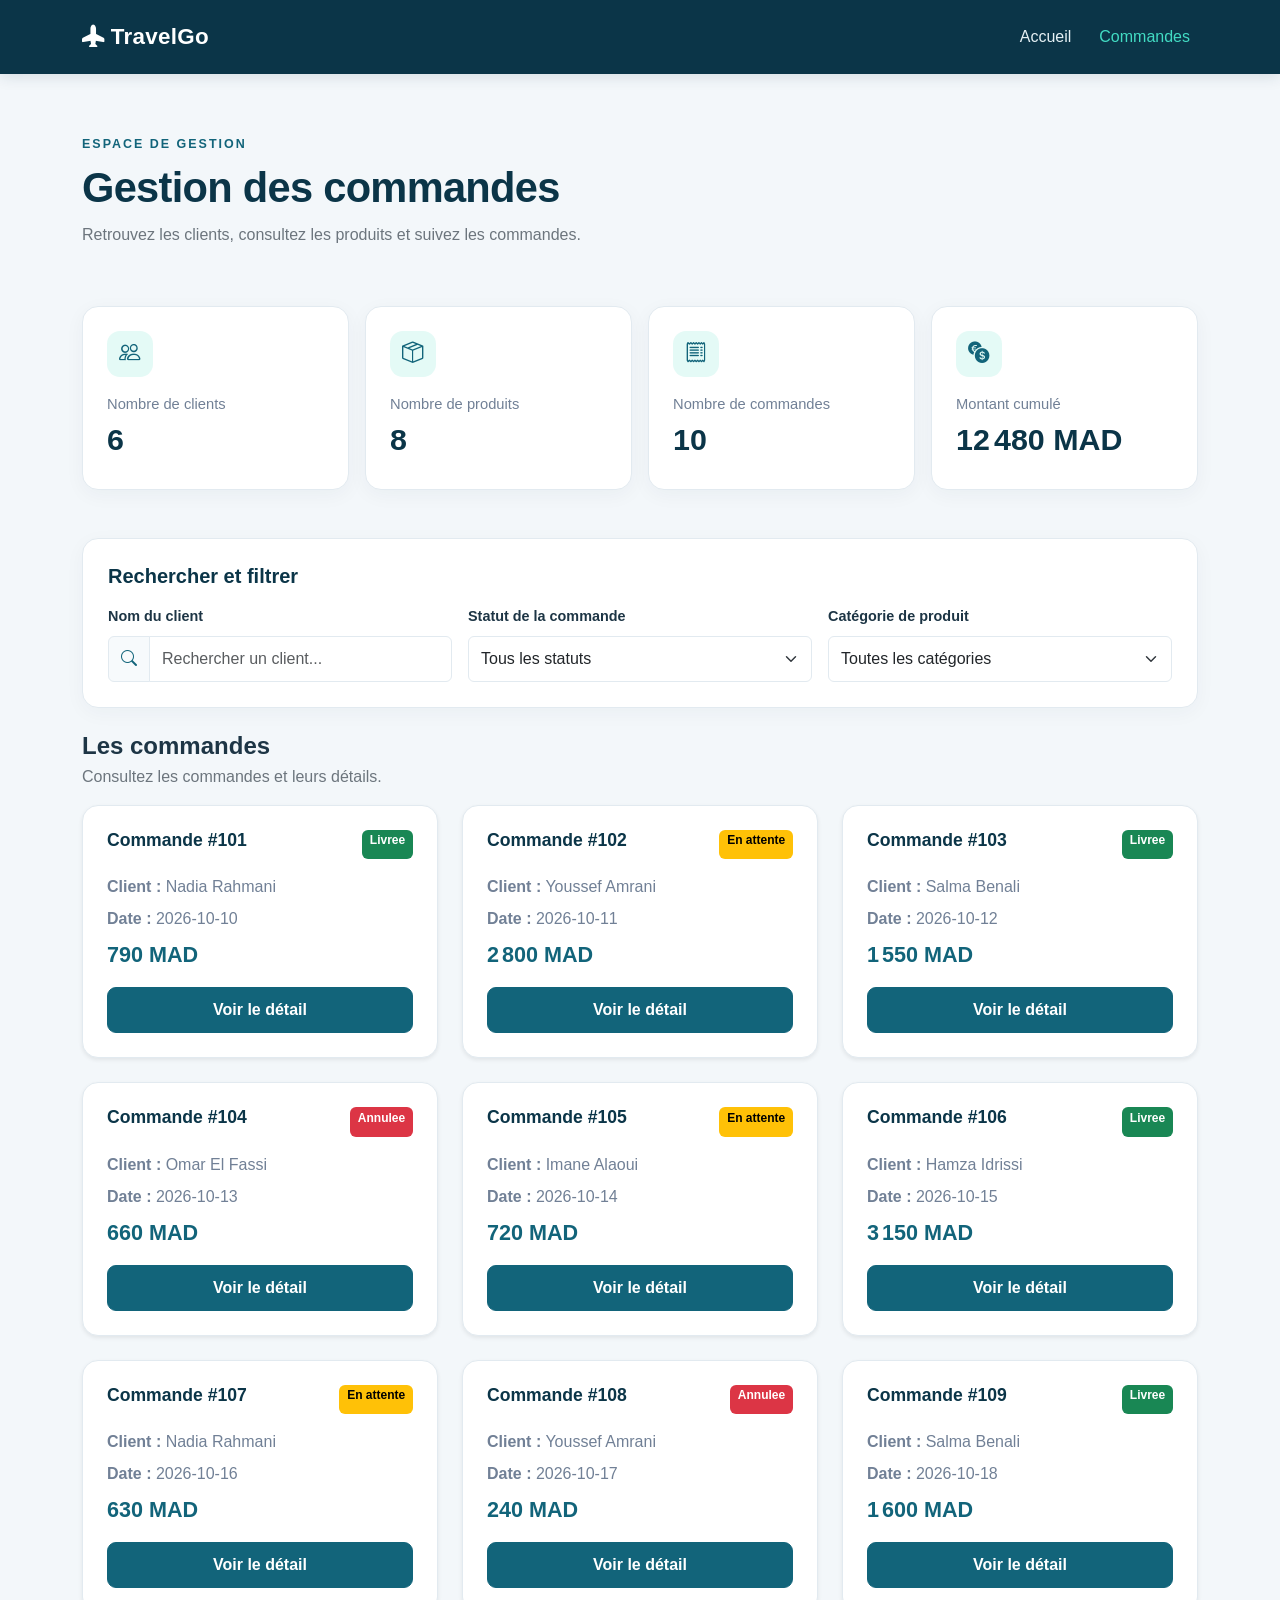
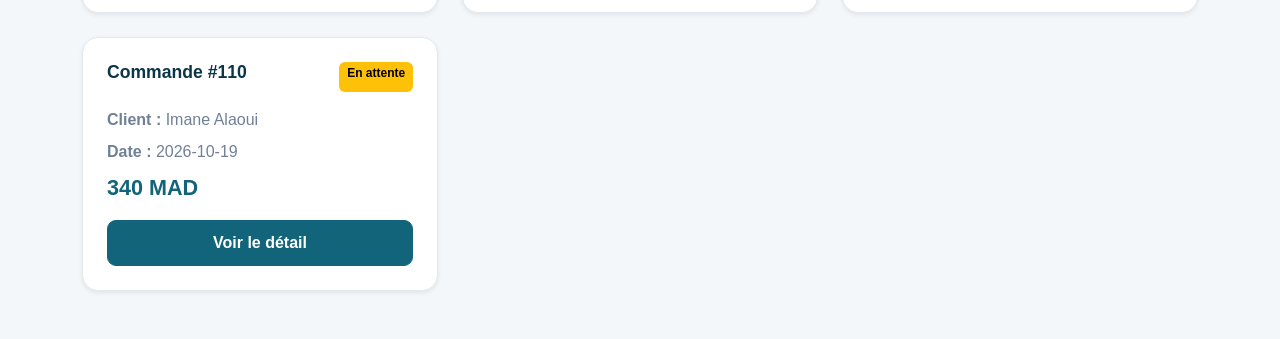
<file: TP 4/index.html>
<!DOCTYPE html>
<html lang="fr">
<head>
  <meta charset="UTF-8">
  <meta name="viewport" content="width=device-width, initial-scale=1.0">

  <title>TravelGo - Gestion des commandes</title>


  <link
    href="https://cdn.jsdelivr.net/npm/bootstrap@5.3.3/dist/css/bootstrap.min.css"
    rel="stylesheet"
  >

  <link
    href="https://cdn.jsdelivr.net/npm/bootstrap-icons@1.11.3/font/bootstrap-icons.min.css"
    rel="stylesheet"
  >

  <link rel="stylesheet" href="./css/style.css">
</head>

<body>

  <nav class="navbar navbar-expand-lg navbar-dark navbar-travel">
    <div class="container">
      <a class="navbar-brand fw-bold" href="../index.html">
        <i class="bi bi-airplane-fill"></i> TravelGo
      </a>

      <button
        class="navbar-toggler"
        type="button"
        data-bs-toggle="collapse"
        data-bs-target="#mainMenu"
        aria-controls="mainMenu"
        aria-expanded="false"
        aria-label="Afficher le menu"
      >
        <span class="navbar-toggler-icon"></span>
      </button>

      <div class="collapse navbar-collapse" id="mainMenu">
        <div class="navbar-nav ms-auto">
          <a class="nav-link" href="../index.html">Accueil</a>
          <a class="nav-link active" href="./index.html">Commandes</a>
        </div>
      </div>
    </div>
  </nav>

  <main class="container py-5">
   
    <section class="page-heading mb-4">
      <p class="text-uppercase section-label mb-2">
        Espace de gestion
      </p>

      <h1 class="fw-bold">Gestion des commandes</h1>

      <p class="text-secondary">
        Retrouvez les clients, consultez les produits et suivez les commandes.
      </p>
    </section>

    <div
      id="error-message"
      class="alert alert-danger d-none"
      role="alert"
    ></div>

    <section class="row g-3 mb-5" aria-label="Statistiques">
      <div class="col-12 col-sm-6 col-xl-3">
        <div class="stat-card">
          <div class="stat-icon"><i class="bi bi-people"></i></div>
          <p>Nombre de clients</p>
          <h2 id="total-customers">0</h2>
        </div>
      </div>

      <div class="col-12 col-sm-6 col-xl-3">
        <div class="stat-card">
          <div class="stat-icon"><i class="bi bi-box-seam"></i></div>
          <p>Nombre de produits</p>
          <h2 id="total-products">0</h2>
        </div>
      </div>

      <div class="col-12 col-sm-6 col-xl-3">
        <div class="stat-card">
          <div class="stat-icon"><i class="bi bi-receipt"></i></div>
          <p>Nombre de commandes</p>
          <h2 id="total-orders">0</h2>
        </div>
      </div>

      <div class="col-12 col-sm-6 col-xl-3">
        <div class="stat-card">
          <div class="stat-icon"><i class="bi bi-currency-exchange"></i></div>
          <p>Montant cumulé</p>
          <h2 id="total-amount">0 MAD</h2>
        </div>
      </div>
    </section>

    <section class="filter-panel mb-4">
      <h2 class="h5 fw-bold mb-3">Rechercher et filtrer</h2>

      <div class="row g-3">
        <div class="col-12 col-lg-4">
          <label for="search-input" class="form-label">
            Nom du client
          </label>
          <div class="input-group">
            <span class="input-group-text">
              <i class="bi bi-search"></i>
            </span>
            <input
              type="search"
              id="search-input"
              class="form-control"
              placeholder="Rechercher un client..."
            >
          </div>
        </div>

        <div class="col-12 col-md-6 col-lg-4">
          <label for="status-filter" class="form-label">
            Statut de la commande
          </label>
          <select id="status-filter" class="form-select">
            <option value="Tous">Tous les statuts</option>
            <option value="Livree">Livrée</option>
            <option value="En attente">En attente</option>
            <option value="Annulee">Annulée</option>
          </select>
        </div>

        <div class="col-12 col-md-6 col-lg-4">
          <label for="category-filter" class="form-label">
            Catégorie de produit
          </label>
          <select id="category-filter" class="form-select">
            <option value="Toutes">Toutes les catégories</option>
            <option value="Voyage">Voyage</option>
            <option value="Electronique">Électronique</option>
            <option value="Accessoires">Accessoires</option>
          </select>
        </div>
      </div>
    </section>

    <section>
      <div class="d-flex flex-wrap justify-content-between align-items-center gap-2 mb-3">
        <div>
          <h2 class="h4 fw-bold mb-1">Les commandes</h2>
          <p class="text-secondary mb-0">
            Consultez les commandes et leurs détails.
          </p>
        </div>
      </div>

      <div id="orders-list" class="row g-4">
        <div class="col-12">
          <p class="text-secondary">Chargement des commandes...</p>
        </div>
      </div>
    </section>
  </main>

  <div
    class="modal fade"
    id="orderModal"
    tabindex="-1"
    aria-labelledby="modal-order-title"
    aria-hidden="true"
  >
    <div class="modal-dialog modal-lg modal-dialog-scrollable">
      <div class="modal-content">
        <div class="modal-header">
          <h2 class="modal-title fs-5" id="modal-order-title">
            Détail de la commande
          </h2>
          <button
            type="button"
            class="btn-close"
            data-bs-dismiss="modal"
            aria-label="Fermer"
          ></button>
        </div>

        <div class="modal-body" id="modal-order-body"></div>

        <div class="modal-footer">
          <button
            type="button"
            class="btn btn-secondary"
            data-bs-dismiss="modal"
          >
            Fermer
          </button>
        </div>
      </div>
    </div>
  </div>

  <script src="https://cdn.jsdelivr.net/npm/bootstrap@5.3.3/dist/js/bootstrap.bundle.min.js"></script>

  <script type="module" src="./js/app.js"></script>
</body>
</html>
</file>
<file: TP 4/css/style.css>
:root {
  --travel-dark: #0b3548;
  --travel-primary: #12647a;
  --travel-accent: #42dbc3;
  --travel-background: #f3f7fa;
  --travel-text: #1d3545;
  --travel-muted: #718096;
  --travel-white: #ffffff;
  --travel-border: #e2eaf0;
}

* {
  box-sizing: border-box;
}

body {
  margin: 0;
  background: var(--travel-background);
  color: var(--travel-text);
  font-family: Arial, Helvetica, sans-serif;
  min-height: 100vh;
}


.navbar-travel {
  background: var(--travel-dark);
  padding: 15px 0;
  box-shadow: 0 3px 14px rgba(11, 53, 72, 0.12);
}

.navbar-travel .navbar-brand {
  color: var(--travel-white);
  font-size: 1.4rem;
  letter-spacing: 0.3px;
}

.navbar-travel .nav-link {
  color: #e5f0f4;
  margin-left: 12px;
  transition: color 0.2s ease;
}

.navbar-travel .nav-link:hover,
.navbar-travel .nav-link.active {
  color: var(--travel-accent);
}


.page-heading {
  padding: 12px 0 18px;
}

.page-heading h1 {
  font-size: clamp(1.8rem, 4vw, 2.6rem);
  color: var(--travel-dark);
  letter-spacing: -0.7px;
}

.page-heading p {
  line-height: 1.7;
}

.section-label {
  color: var(--travel-primary);
  font-weight: 700;
  font-size: 0.78rem;
  letter-spacing: 2px;
}


.stat-card {
  height: 100%;
  min-height: 170px;
  background: var(--travel-white);
  padding: 24px;
  border: 1px solid var(--travel-border);
  border-radius: 16px;
  box-shadow: 0 5px 20px rgba(22, 55, 75, 0.045);
  transition: transform 0.2s ease, box-shadow 0.2s ease;
}

.stat-card:hover {
  transform: translateY(-4px);
  box-shadow: 0 10px 24px rgba(22, 55, 75, 0.09);
}

.stat-icon {
  display: flex;
  align-items: center;
  justify-content: center;
  width: 46px;
  height: 46px;
  margin-bottom: 16px;
  background: #e4faf6;
  color: var(--travel-primary);
  border-radius: 13px;
  font-size: 1.35rem;
}

.stat-card p {
  color: var(--travel-muted);
  margin-bottom: 6px;
  font-size: 0.92rem;
}

.stat-card h2 {
  color: var(--travel-dark);
  font-size: clamp(1.5rem, 3vw, 1.9rem);
  font-weight: 700;
  overflow-wrap: anywhere;
}


.filter-panel {
  background: var(--travel-white);
  padding: 25px;
  border: 1px solid var(--travel-border);
  border-radius: 16px;
  box-shadow: 0 5px 20px rgba(22, 55, 75, 0.04);
}

.filter-panel h2 {
  color: var(--travel-dark);
}

.form-label {
  color: var(--travel-text);
  font-weight: 600;
  font-size: 0.9rem;
}

.form-control,
.form-select,
.input-group-text {
  min-height: 46px;
  border-color: var(--travel-border);
}

.form-control:focus,
.form-select:focus {
  border-color: var(--travel-primary);
  box-shadow: 0 0 0 0.2rem rgba(18, 100, 122, 0.12);
}

.input-group-text {
  background: #f7fafc;
  color: var(--travel-primary);
}


.order-card {
  border: 1px solid var(--travel-border);
  border-radius: 16px;
  overflow: hidden;
  background: var(--travel-white);
  transition: transform 0.2s ease, box-shadow 0.2s ease;
}

.order-card:hover {
  transform: translateY(-4px);
  box-shadow: 0 12px 25px rgba(22, 55, 75, 0.09) !important;
}

.order-card .card-body {
  padding: 24px;
}

.order-card .card-title {
  color: var(--travel-dark);
  font-weight: 700;
  font-size: 1.1rem;
}

.order-card p {
  color: var(--travel-muted);
  overflow-wrap: anywhere;
}

.order-total {
  color: var(--travel-primary) !important;
  font-size: 1.35rem;
  font-weight: 700;
}

.btn-primary {
  background: var(--travel-primary);
  border-color: var(--travel-primary);
  border-radius: 9px;
  padding: 10px 16px;
  font-weight: 600;
}

.btn-primary:hover {
  background: var(--travel-dark);
  border-color: var(--travel-dark);
}


.modal-content {
  border: none;
  border-radius: 16px;
  overflow: hidden;
}

.modal-header {
  background: var(--travel-dark);
  color: var(--travel-white);
}

.modal-header .btn-close {
  filter: invert(1);
}

.modal-body {
  overflow-wrap: anywhere;
}

.modal-body .table {
  min-width: 480px;
}

.modal-body .table thead th {
  color: var(--travel-dark);
  white-space: nowrap;
}


@media (max-width: 767.98px) {
  .page-heading {
    padding-top: 4px;
  }

  .filter-panel {
    padding: 18px;
  }

  .stat-card {
    min-height: 145px;
    padding: 18px;
  }

  .order-card .card-body {
    padding: 20px;
  }

  main.container {
    padding-top: 28px !important;
  }
}

@media (prefers-reduced-motion: reduce) {
  *,
  *::before,
  *::after {
    scroll-behavior: auto !important;
    transition: none !important;
  }
}
</file>
